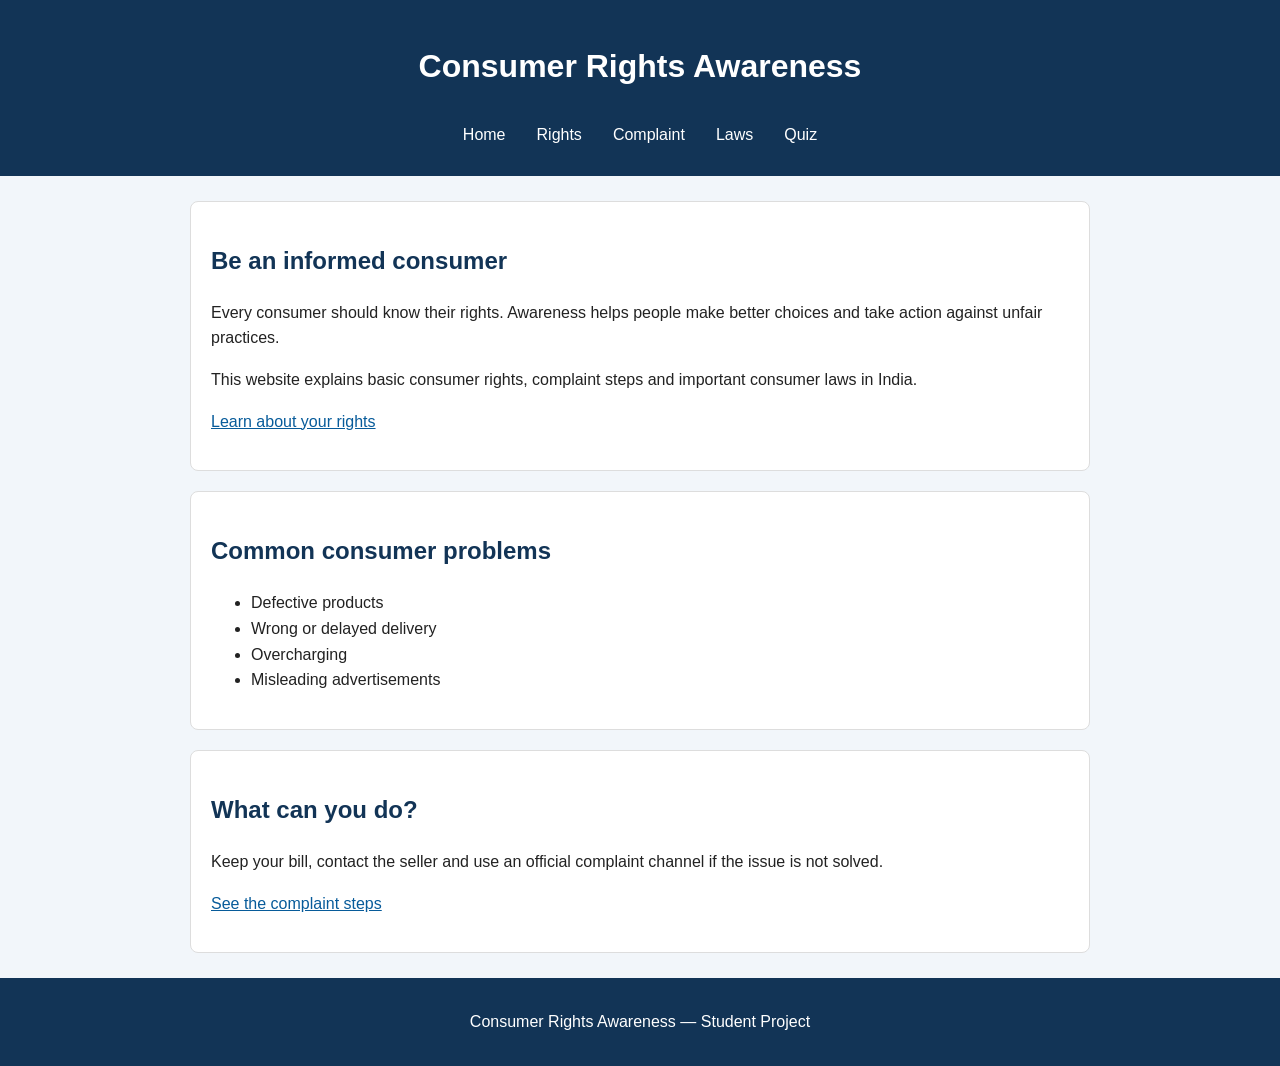
<file: index.html>
<!DOCTYPE html>
<html lang="en">
<head>
  <meta charset="UTF-8">
  <meta name="viewport" content="width=device-width, initial-scale=1.0">
  <title>Consumer Rights Awareness</title>
  <link rel="stylesheet" href="css/style.css">
  <script src="js/script.js" defer></script>
</head>
<body>
<header>
  <h1>Consumer Rights Awareness</h1>
  <nav>
    <a href="index.html">Home</a>
    <a href="rights.html">Rights</a>
    <a href="complaints.html">Complaint</a>
    <a href="laws.html">Laws</a>
    <a href="quiz.html">Quiz</a>
  </nav>
</header>
<main>
  <section>
    <h2>Be an informed consumer</h2>
    <p>Every consumer should know their rights. Awareness helps people make better choices and take action against unfair practices.</p>
    <p>This website explains basic consumer rights, complaint steps and important consumer laws in India.</p>
    <p><a href="rights.html">Learn about your rights</a></p>
  </section>
  <section>
    <h2>Common consumer problems</h2>
    <ul>
      <li>Defective products</li>
      <li>Wrong or delayed delivery</li>
      <li>Overcharging</li>
      <li>Misleading advertisements</li>
    </ul>
  </section>
  <section>
    <h2>What can you do?</h2>
    <p>Keep your bill, contact the seller and use an official complaint channel if the issue is not solved.</p>
    <p><a href="complaints.html">See the complaint steps</a></p>
  </section>
</main>
<footer>
  <p>Consumer Rights Awareness — Student Project</p>
</footer>
</body>
</html>
</file>
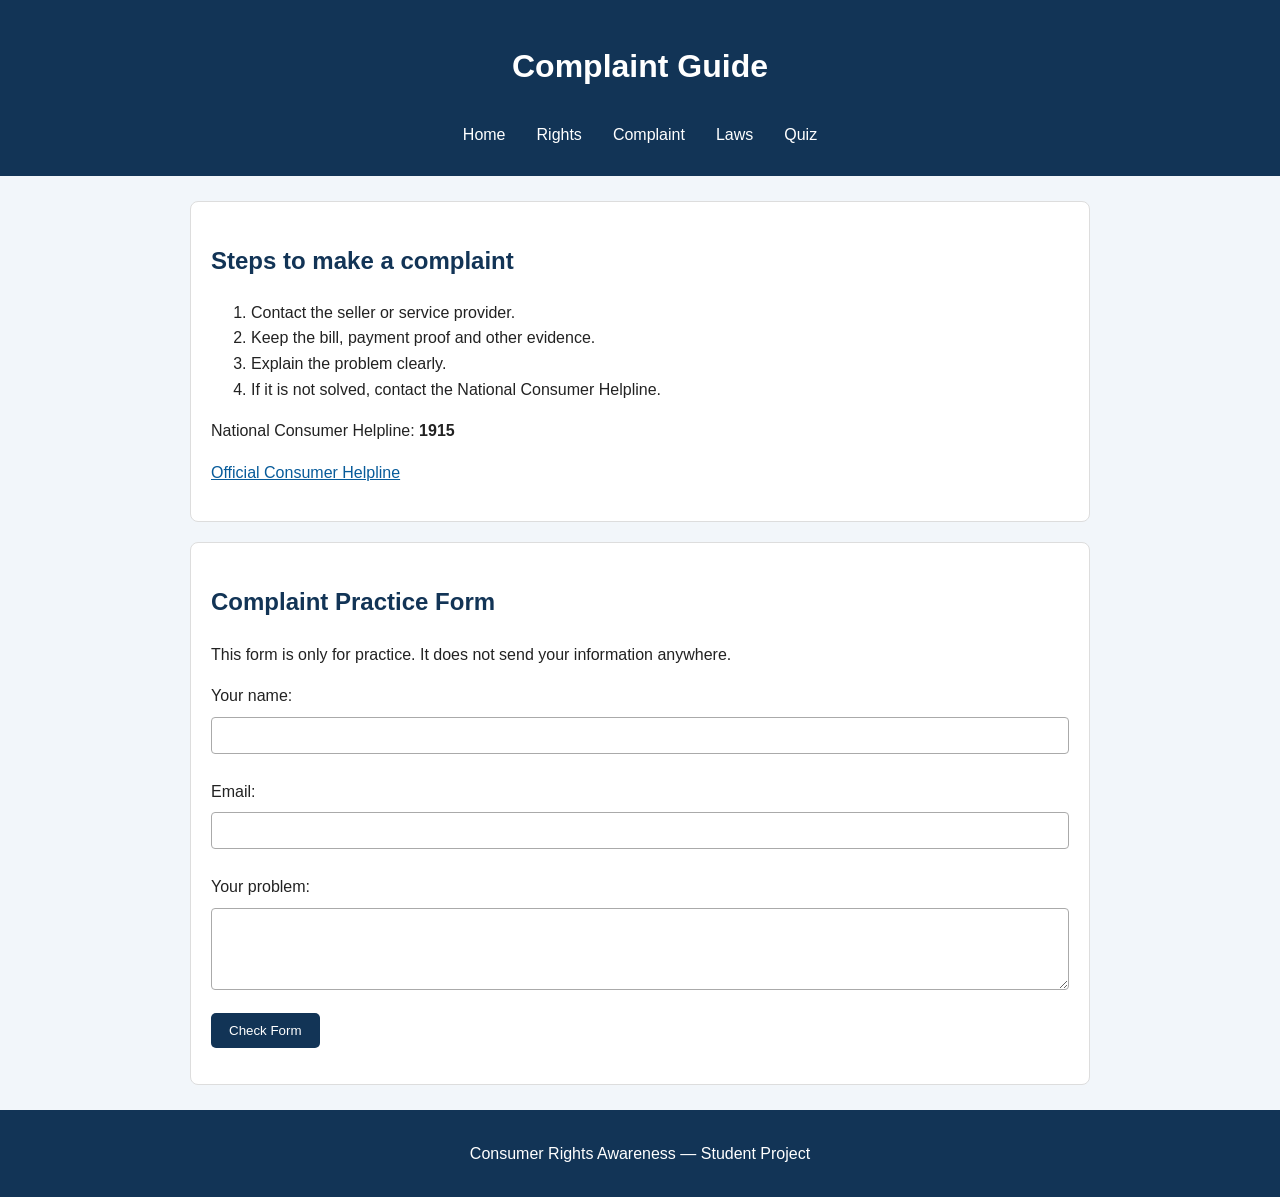
<file: complaints.html>
<!DOCTYPE html>
<html lang="en">
<head>
  <meta charset="UTF-8">
  <meta name="viewport" content="width=device-width, initial-scale=1.0">
  <title>Complaint Guide</title>
  <link rel="stylesheet" href="css/style.css">
  <script src="js/script.js" defer></script>
</head>
<body>
<header>
  <h1>Complaint Guide</h1>
  <nav>
    <a href="index.html">Home</a>
    <a href="rights.html">Rights</a>
    <a href="complaints.html">Complaint</a>
    <a href="laws.html">Laws</a>
    <a href="quiz.html">Quiz</a>
  </nav>
</header>
<main>
  <section>
    <h2>Steps to make a complaint</h2>
    <ol>
      <li>Contact the seller or service provider.</li>
      <li>Keep the bill, payment proof and other evidence.</li>
      <li>Explain the problem clearly.</li>
      <li>If it is not solved, contact the National Consumer Helpline.</li>
    </ol>
    <p>National Consumer Helpline: <strong>1915</strong></p>
    <p><a href="https://consumerhelpline.gov.in/">Official Consumer Helpline</a></p>
  </section>
  <section>
    <h2>Complaint Practice Form</h2>
    <p>This form is only for practice. It does not send your information anywhere.</p>
    <form id="complaintForm">
      <label for="name">Your name:</label>
      <input type="text" id="name" required>
      <label for="email">Email:</label>
      <input type="email" id="email" required>
      <label for="problem">Your problem:</label>
      <textarea id="problem" rows="4" required></textarea>
      <button type="submit">Check Form</button>
    </form>
    <p id="formMessage"></p>
  </section>
</main>
<footer>
  <p>Consumer Rights Awareness — Student Project</p>
</footer>
</body>
</html>
</file>
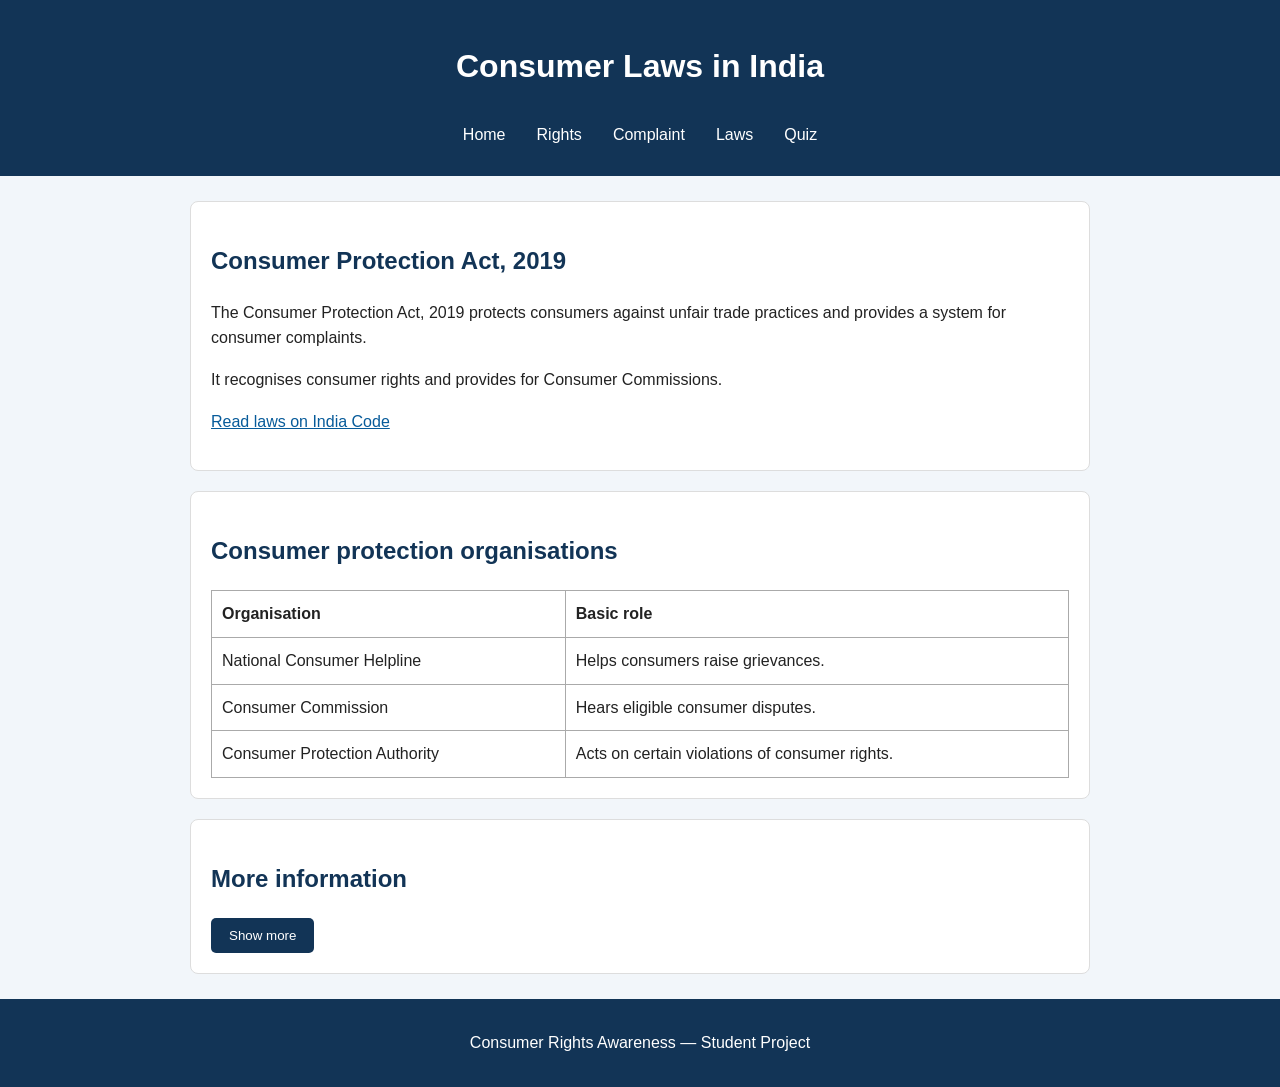
<file: laws.html>
<!DOCTYPE html>
<html lang="en">
<head>
  <meta charset="UTF-8">
  <meta name="viewport" content="width=device-width, initial-scale=1.0">
  <title>Consumer Laws</title>
  <link rel="stylesheet" href="css/style.css">
  <script src="js/script.js" defer></script>
</head>
<body>
<header>
  <h1>Consumer Laws in India</h1>
  <nav>
    <a href="index.html">Home</a>
    <a href="rights.html">Rights</a>
    <a href="complaints.html">Complaint</a>
    <a href="laws.html">Laws</a>
    <a href="quiz.html">Quiz</a>
  </nav>
</header>
<main>
  <section>
    <h2>Consumer Protection Act, 2019</h2>
    <p>The Consumer Protection Act, 2019 protects consumers against unfair trade practices and provides a system for consumer complaints.</p>
    <p>It recognises consumer rights and provides for Consumer Commissions.</p>
    <p><a href="https://www.indiacode.nic.in/">Read laws on India Code</a></p>
  </section>
  <section>
    <h2>Consumer protection organisations</h2>
    <table>
      <tr><th>Organisation</th><th>Basic role</th></tr>
      <tr><td>National Consumer Helpline</td><td>Helps consumers raise grievances.</td></tr>
      <tr><td>Consumer Commission</td><td>Hears eligible consumer disputes.</td></tr>
      <tr><td>Consumer Protection Authority</td><td>Acts on certain violations of consumer rights.</td></tr>
    </table>
  </section>
  <section>
    <h2>More information</h2>
    <button id="lawButton" type="button">Show more</button>
    <p id="lawInfo" hidden>Consumers should keep bills and evidence. The correct legal process depends on the facts of each complaint. Check official government sources for current rules.</p>
  </section>
</main>
<footer>
  <p>Consumer Rights Awareness — Student Project</p>
</footer>
</body>
</html>
</file>
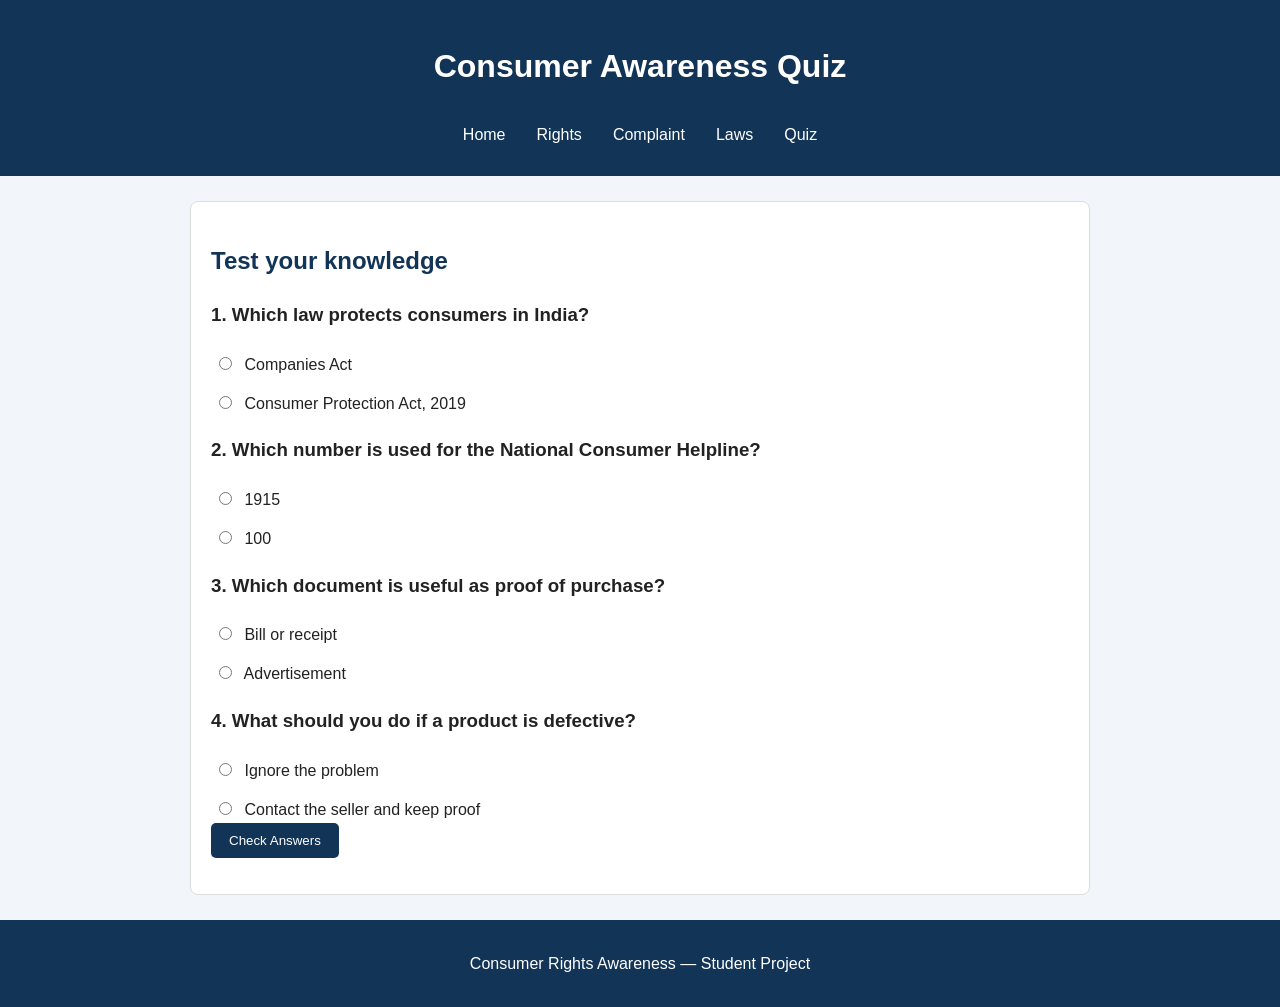
<file: quiz.html>
<!DOCTYPE html>
<html lang="en">
<head>
  <meta charset="UTF-8">
  <meta name="viewport" content="width=device-width, initial-scale=1.0">
  <title>Consumer Awareness Quiz</title>
  <link rel="stylesheet" href="css/style.css">
  <script src="js/script.js" defer></script>
</head>
<body>
<header>
  <h1>Consumer Awareness Quiz</h1>
  <nav>
    <a href="index.html">Home</a>
    <a href="rights.html">Rights</a>
    <a href="complaints.html">Complaint</a>
    <a href="laws.html">Laws</a>
    <a href="quiz.html">Quiz</a>
  </nav>
</header>
<main>
  <section>
    <h2>Test your knowledge</h2>
    <form id="quizForm">
      <h3>1. Which law protects consumers in India?</h3>
      <label><input type="radio" name="q1" value="wrong"> Companies Act</label>
      <label><input type="radio" name="q1" value="right"> Consumer Protection Act, 2019</label>

      <h3>2. Which number is used for the National Consumer Helpline?</h3>
      <label><input type="radio" name="q2" value="right"> 1915</label>
      <label><input type="radio" name="q2" value="wrong"> 100</label>

      <h3>3. Which document is useful as proof of purchase?</h3>
      <label><input type="radio" name="q3" value="right"> Bill or receipt</label>
      <label><input type="radio" name="q3" value="wrong"> Advertisement</label>

      <h3>4. What should you do if a product is defective?</h3>
      <label><input type="radio" name="q4" value="wrong"> Ignore the problem</label>
      <label><input type="radio" name="q4" value="right"> Contact the seller and keep proof</label>

      <button type="submit">Check Answers</button>
    </form>
    <p id="quizResult"></p>
  </section>
</main>
<footer>
  <p>Consumer Rights Awareness — Student Project</p>
</footer>
</body>
</html>
</file>
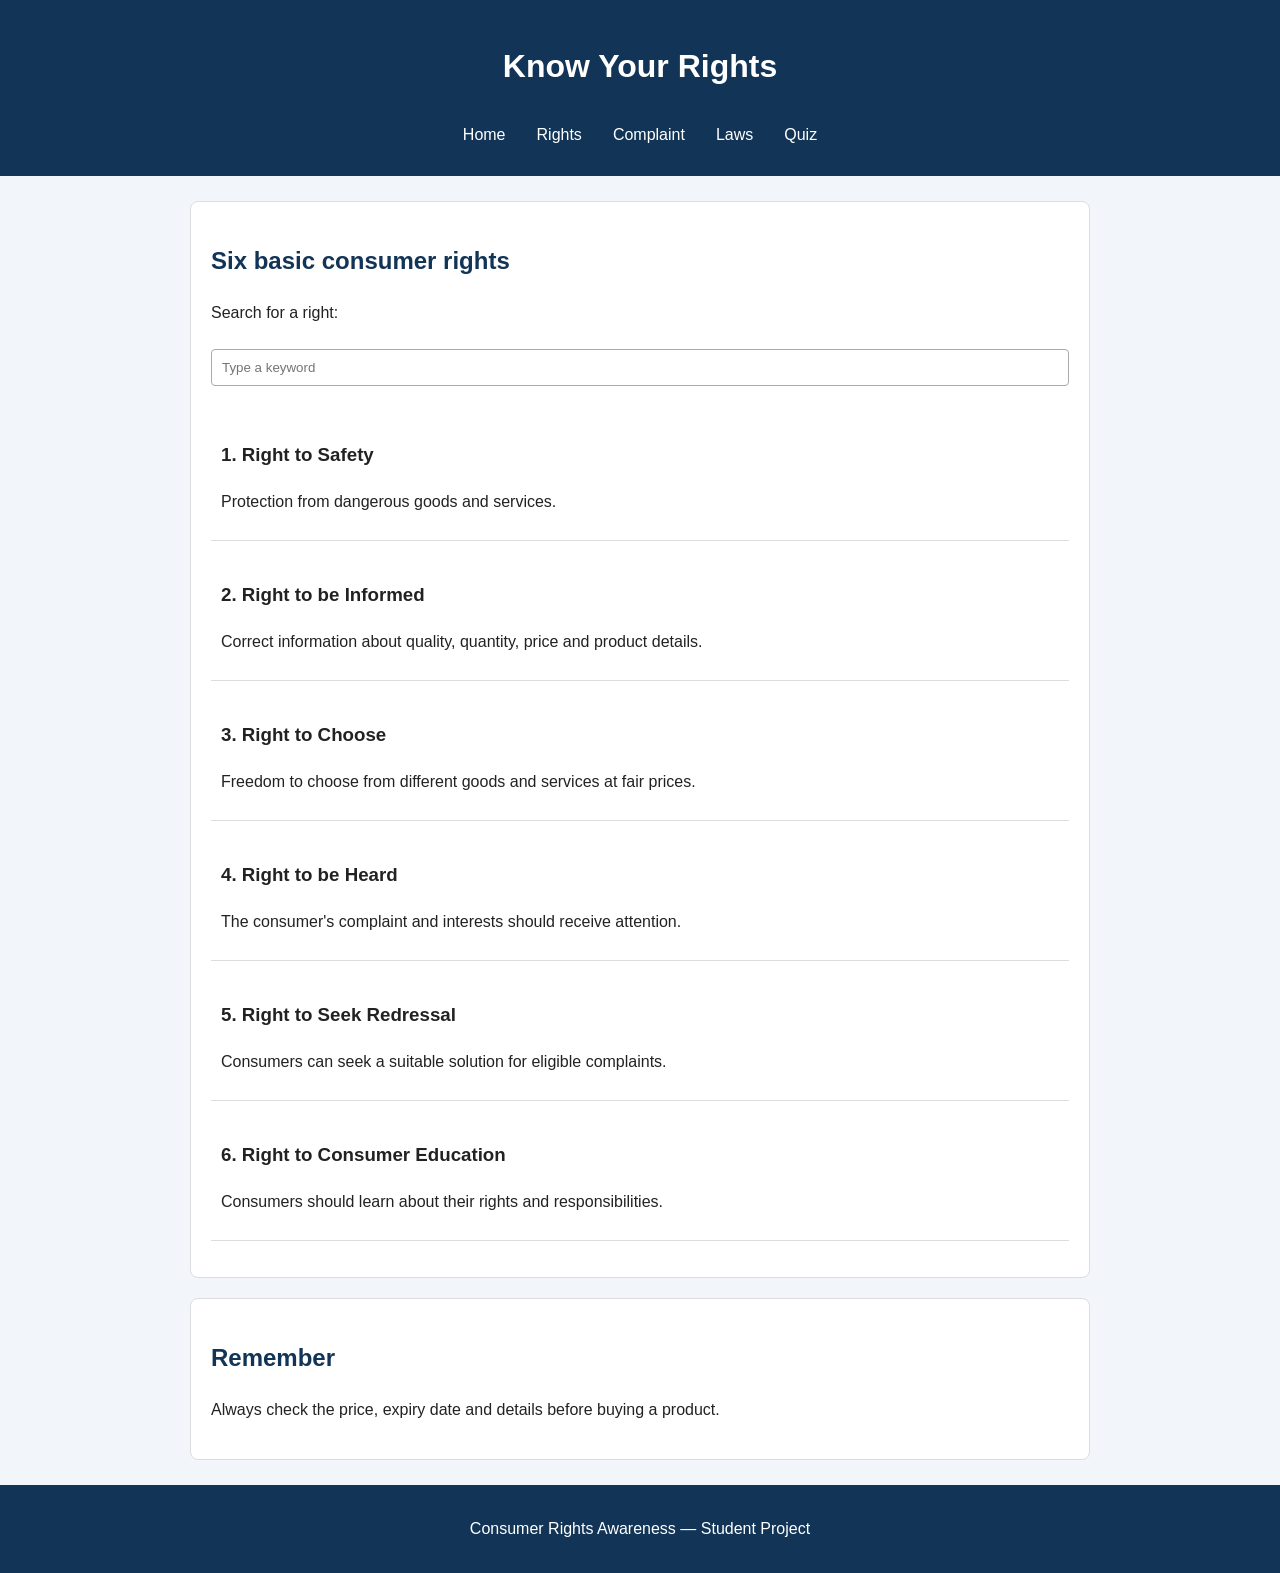
<file: rights.html>
<!DOCTYPE html>
<html lang="en">
<head>
  <meta charset="UTF-8">
  <meta name="viewport" content="width=device-width, initial-scale=1.0">
  <title>Consumer Rights</title>
  <link rel="stylesheet" href="css/style.css">
  <script src="js/script.js" defer></script>
</head>
<body>
<header>
  <h1>Know Your Rights</h1>
  <nav>
    <a href="index.html">Home</a>
    <a href="rights.html">Rights</a>
    <a href="complaints.html">Complaint</a>
    <a href="laws.html">Laws</a>
    <a href="quiz.html">Quiz</a>
  </nav>
</header>
<main>
  <section>
    <h2>Six basic consumer rights</h2>
    <p>Search for a right:</p>
    <input type="text" id="rightSearch" placeholder="Type a keyword">
    <div id="rightsList">
      <article class="right">
        <h3>1. Right to Safety</h3>
        <p>Protection from dangerous goods and services.</p>
      </article>
      <article class="right">
        <h3>2. Right to be Informed</h3>
        <p>Correct information about quality, quantity, price and product details.</p>
      </article>
      <article class="right">
        <h3>3. Right to Choose</h3>
        <p>Freedom to choose from different goods and services at fair prices.</p>
      </article>
      <article class="right">
        <h3>4. Right to be Heard</h3>
        <p>The consumer's complaint and interests should receive attention.</p>
      </article>
      <article class="right">
        <h3>5. Right to Seek Redressal</h3>
        <p>Consumers can seek a suitable solution for eligible complaints.</p>
      </article>
      <article class="right">
        <h3>6. Right to Consumer Education</h3>
        <p>Consumers should learn about their rights and responsibilities.</p>
      </article>
    </div>
    <p id="searchMessage"></p>
  </section>
  <section>
    <h2>Remember</h2>
    <p>Always check the price, expiry date and details before buying a product.</p>
  </section>
</main>
<footer>
  <p>Consumer Rights Awareness — Student Project</p>
</footer>
</body>
</html>
</file>
<file: css/style.css>
* {
  box-sizing: border-box;
}

body {
  margin: 0;
  padding: 0;
  font-family: Arial, sans-serif;
  background-color: #f2f6fa;
  color: #222;
  line-height: 1.6;
}

header {
  background-color: #123456;
  color: white;
  padding: 20px;
  text-align: center;
}

nav {
  display: flex;
  justify-content: center;
  flex-wrap: wrap;
  gap: 15px;
  margin-top: 15px;
}

nav a {
  color: white;
  text-decoration: none;
  padding: 8px;
}

nav a:hover {
  background-color: #24577e;
}

main {
  width: 90%;
  max-width: 900px;
  margin: 25px auto;
}

section {
  background-color: white;
  padding: 20px;
  margin-bottom: 20px;
  border: 1px solid #ddd;
  border-radius: 8px;
}

h2 {
  color: #123456;
}

a {
  color: #075b9a;
}

input, textarea {
  width: 100%;
  padding: 10px;
  margin: 8px 0 15px;
  border: 1px solid #aaa;
  border-radius: 4px;
}

label {
  display: block;
  margin-top: 10px;
}

input[type="radio"] {
  width: auto;
  margin: 8px;
}

button {
  background-color: #123456;
  color: white;
  padding: 10px 18px;
  border: 0;
  border-radius: 5px;
  cursor: pointer;
}

button:hover {
  background-color: #24577e;
}

table {
  width: 100%;
  border-collapse: collapse;
}

th, td {
  border: 1px solid #aaa;
  padding: 10px;
  text-align: left;
}

footer {
  background-color: #123456;
  color: white;
  text-align: center;
  padding: 15px;
}

.right {
  padding: 10px;
  margin: 10px 0;
  border-bottom: 1px solid #ddd;
}

#formMessage, #quizResult, #searchMessage {
  font-weight: bold;
  color: #075b45;
}
</file>
